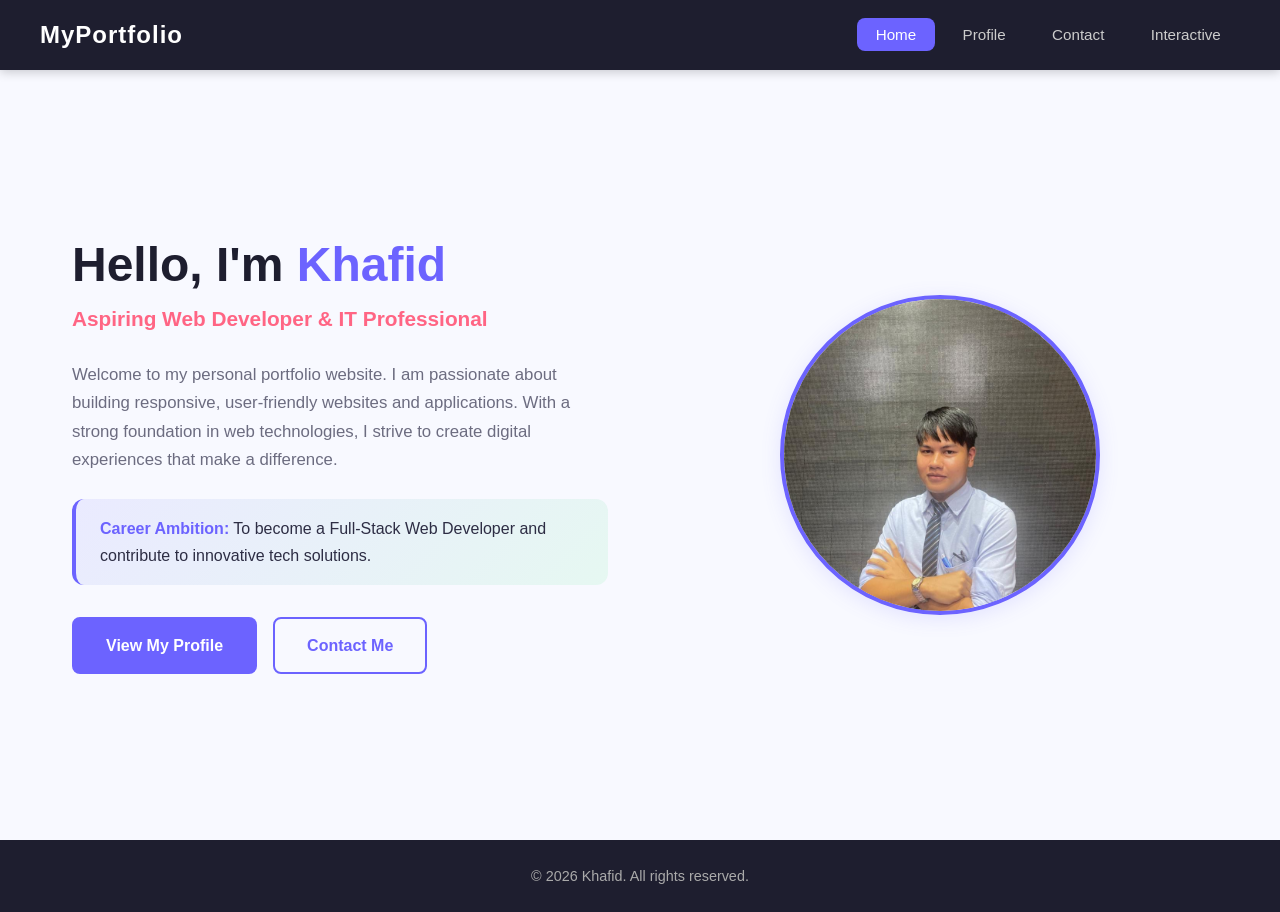
<file: index.html>
<!DOCTYPE html>
<html lang="en">
<head>
    <meta charset="UTF-8">
    <meta name="viewport" content="width=device-width, initial-scale=1.0">
    <title>Home - My Portfolio</title>
    <link rel="stylesheet" href="css/style.css">
</head>
<body>
    <header>
        <nav class="navbar">
            <div class="nav-container">
                <a href="index.html" class="logo">MyPortfolio</a>
                <button class="hamburger" id="hamburger" aria-label="Toggle navigation">
                    <span></span>
                    <span></span>
                    <span></span>
                </button>
                <ul class="nav-menu" id="nav-menu">
                    <li><a href="index.html" class="active">Home</a></li>
                    <li><a href="profile.html">Profile</a></li>
                    <li><a href="contact.html">Contact</a></li>
                    <li><a href="game.html">Interactive</a></li>
                </ul>
            </div>
        </nav>
    </header>

    <main>
        <section class="hero">
            <div class="hero-content">
                <div class="hero-text">
                    <h1>Hello, I'm <span class="highlight">Khafid</span></h1>
                    <p class="subtitle">Aspiring Web Developer &amp; IT Professional</p>
                    <p class="intro">
                        Welcome to my personal portfolio website. I am passionate about building
                        responsive, user-friendly websites and applications. With a strong foundation
                        in web technologies, I strive to create digital experiences that make a difference.
                    </p>
                    <p class="ambition">
                        <strong>Career Ambition:</strong> To become a Full-Stack Web Developer
                        and contribute to innovative tech solutions.
                    </p>
                    <div class="hero-buttons">
                        <a href="profile.html" class="btn btn-primary">View My Profile</a>
                        <a href="contact.html" class="btn btn-secondary">Contact Me</a>
                    </div>
                </div>
                <div class="hero-image">
                    <div class="profile-placeholder">
                        <img src="images/placeholder.jpg" alt="Profile Photo" onerror="this.style.display='none'; document.getElementById('fallback-avatar').style.display='flex';">
                        <div id="fallback-avatar" class="avatar-fzallback" style="display:none;">
                            <span>K</span>
                        </div>
                    </div>
                </div>
            </div>
        </section>
    </main>

    <footer>
        <p>&copy; 2026 Khafid. All rights reserved.</p>
    </footer>

    <script src="js/script.js"></script>
</body>
</html>
</file>
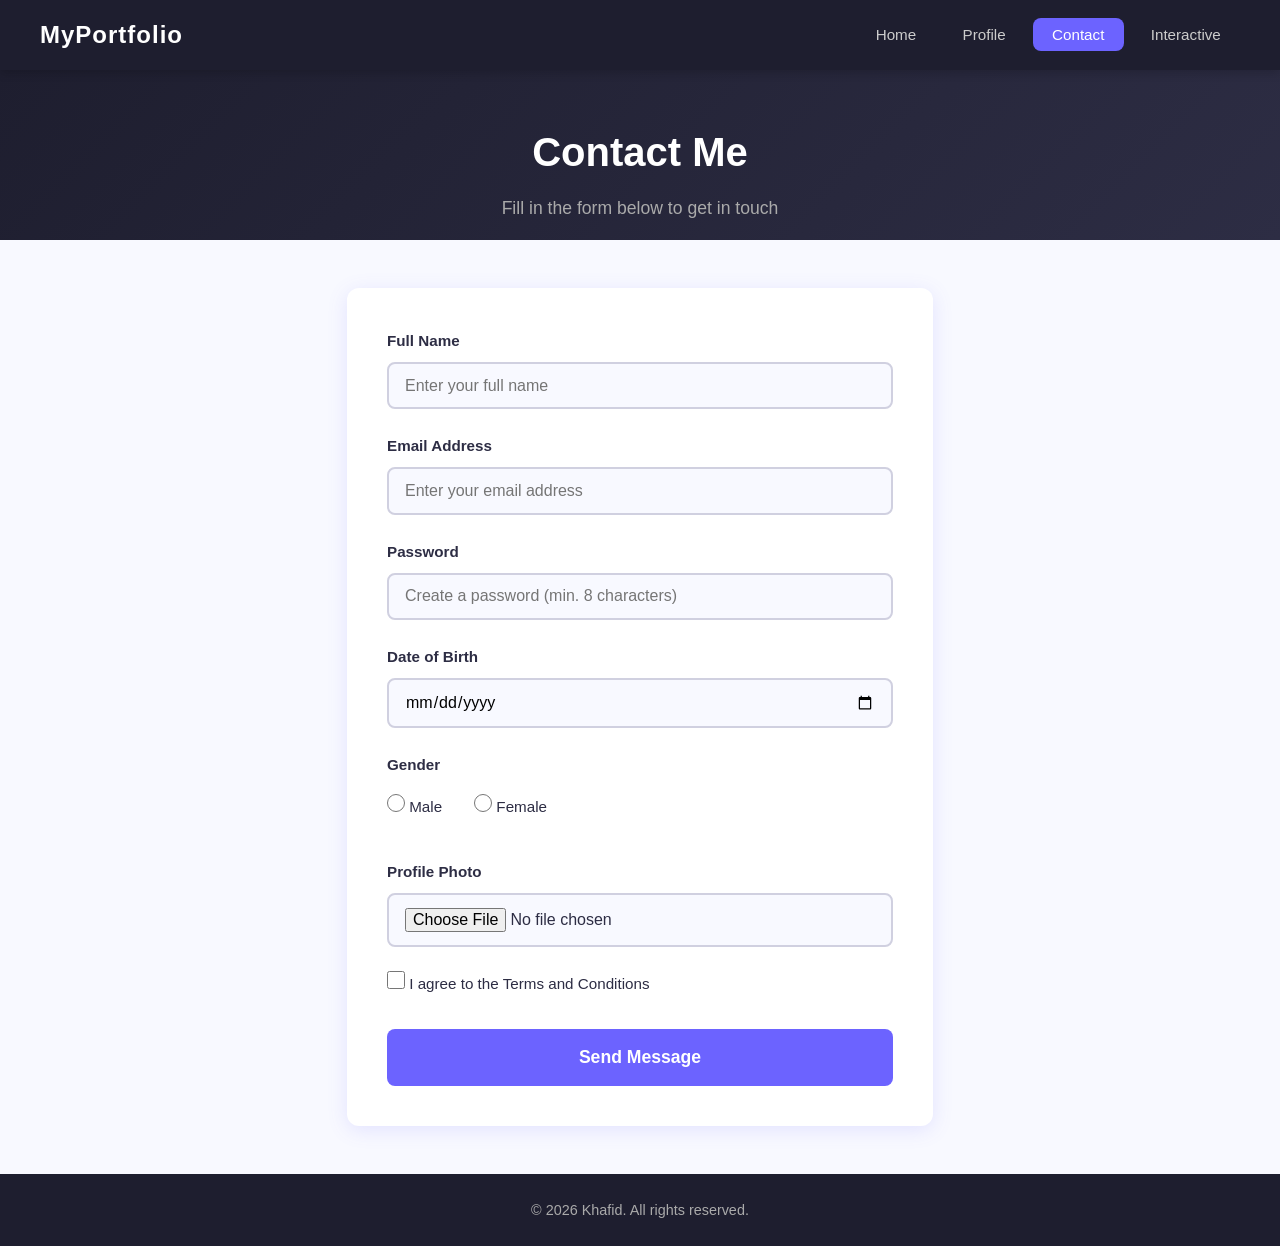
<file: contact.html>
<!DOCTYPE html>
<html lang="en">
<head>
    <meta charset="UTF-8">
    <meta name="viewport" content="width=device-width, initial-scale=1.0">
    <title>Contact - My Portfolio</title>
    <link rel="stylesheet" href="css/style.css">
</head>
<body>
    <header>
        <nav class="navbar">
            <div class="nav-container">
                <a href="index.html" class="logo">MyPortfolio</a>
                <button class="hamburger" id="hamburger" aria-label="Toggle navigation">
                    <span></span>
                    <span></span>
                    <span></span>
                </button>
                <ul class="nav-menu" id="nav-menu">
                    <li><a href="index.html">Home</a></li>
                    <li><a href="profile.html">Profile</a></li>
                    <li><a href="contact.html" class="active">Contact</a></li>
                    <li><a href="game.html">Interactive</a></li>
                </ul>
            </div>
        </nav>
    </header>

    <main>
        <section class="page-header">
            <h1>Contact Me</h1>
            <p>Fill in the form below to get in touch</p>
        </section>

        <section class="contact-section">
            <form id="contact-form" novalidate>
                <div class="form-group">
                    <label for="fullname">Full Name</label>
                    <input type="text" id="fullname" name="fullname" placeholder="Enter your full name" required>
                    <span class="error-message" id="fullname-error">Please enter your full name</span>
                </div>

                <div class="form-group">
                    <label for="email">Email Address</label>
                    <input type="email" id="email" name="email" placeholder="Enter your email address" required>
                    <span class="error-message" id="email-error">Please enter a valid email address</span>
                </div>

                <div class="form-group">
                    <label for="password">Password</label>
                    <input type="password" id="password" name="password" placeholder="Create a password (min. 8 characters)" required minlength="8">
                    <span class="error-message" id="password-error">Password must be at least 8 characters</span>
                </div>

                <div class="form-group">
                    <label for="dob">Date of Birth</label>
                    <input type="date" id="dob" name="dob" required>
                    <span class="error-message" id="dob-error">Please select your date of birth</span>
                </div>

                <div class="form-group">
                    <label>Gender</label>
                    <div class="radio-group">
                        <label class="radio-label">
                            <input type="radio" name="gender" value="male" required> Male
                        </label>
                        <label class="radio-label">
                            <input type="radio" name="gender" value="female"> Female
                        </label>
                    </div>
                    <span class="error-message" id="gender-error">Please select your gender</span>
                </div>

                <div class="form-group">
                    <label for="photo">Profile Photo</label>
                    <input type="file" id="photo" name="photo" accept="image/*">
                    <span class="error-message" id="photo-error">Please upload a profile photo</span>
                </div>

                <div class="form-group checkbox-group">
                    <label class="checkbox-label">
                        <input type="checkbox" id="terms" name="terms" required>
                        I agree to the Terms and Conditions
                    </label>
                    <span class="error-message" id="terms-error">You must agree to the terms and conditions</span>
                </div>

                <button type="submit" class="btn btn-primary btn-submit">Send Message</button>
            </form>

            <div id="form-success" class="form-success" style="display:none;">
                <h2>Thank You!</h2>
                <p>Your message has been sent successfully. I will get back to you soon.</p>
                <button type="button" class="btn btn-primary" id="reset-form-btn">Send Another Message</button>
            </div>
        </section>
    </main>

    <footer>
        <p>&copy; 2026 Khafid. All rights reserved.</p>
    </footer>

    <script src="js/script.js"></script>
</body>
</html>
</file>
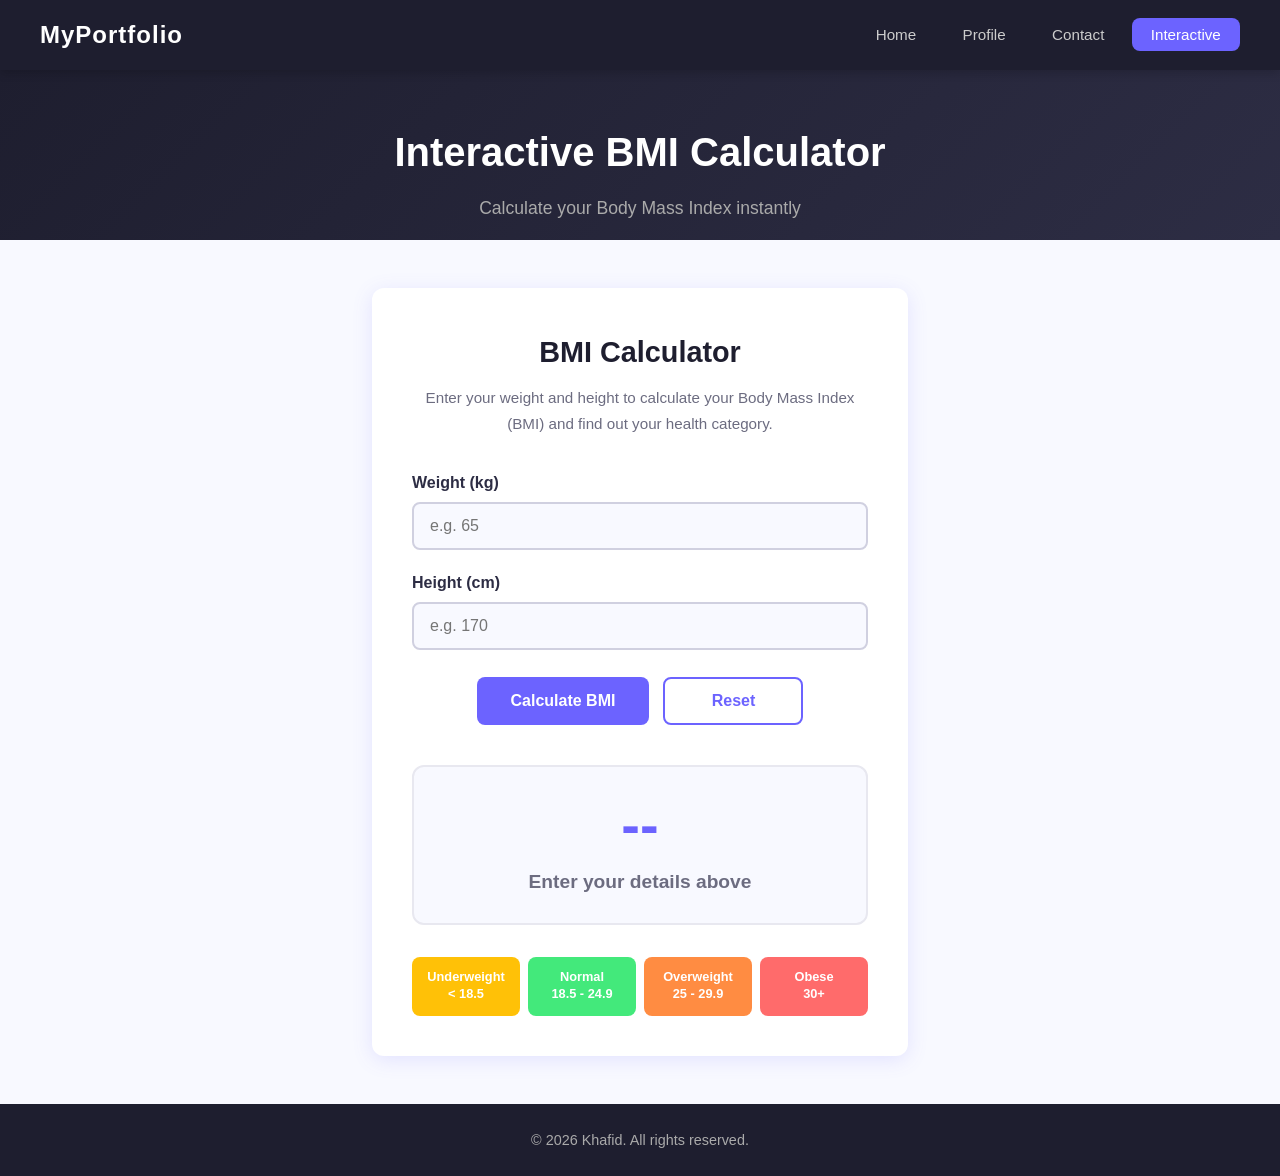
<file: game.html>
<!DOCTYPE html>
<html lang="en">
<head>
    <meta charset="UTF-8">
    <meta name="viewport" content="width=device-width, initial-scale=1.0">
    <title>Interactive - BMI Calculator</title>
    <link rel="stylesheet" href="css/style.css">
</head>
<body>
    <header>
        <nav class="navbar">
            <div class="nav-container">
                <a href="index.html" class="logo">MyPortfolio</a>
                <button class="hamburger" id="hamburger" aria-label="Toggle navigation">
                    <span></span>
                    <span></span>
                    <span></span>
                </button>
                <ul class="nav-menu" id="nav-menu">
                    <li><a href="index.html">Home</a></li>
                    <li><a href="profile.html">Profile</a></li>
                    <li><a href="contact.html">Contact</a></li>
                    <li><a href="game.html" class="active">Interactive</a></li>
                </ul>
            </div>
        </nav>
    </header>

    <main>
        <section class="page-header">
            <h1>Interactive BMI Calculator</h1>
            <p>Calculate your Body Mass Index instantly</p>
        </section>

        <section class="game-section">
            <div class="bmi-container">
                <div class="bmi-card">
                    <h2>BMI Calculator</h2>
                    <p class="bmi-desc">
                        Enter your weight and height to calculate your Body Mass Index (BMI)
                        and find out your health category.
                    </p>

                    <div class="bmi-input-group">
                        <label for="weight">Weight (kg)</label>
                        <input type="number" id="weight" placeholder="e.g. 65" min="1" max="500">
                    </div>

                    <div class="bmi-input-group">
                        <label for="height">Height (cm)</label>
                        <input type="number" id="height" placeholder="e.g. 170" min="1" max="300">
                    </div>

                    <button id="calculate-bmi" class="btn btn-primary btn-calculate">Calculate BMI</button>
                    <button id="reset-bmi" class="btn btn-secondary btn-calculate">Reset</button>

                    <div id="bmi-result" class="bmi-result">
                        <div id="bmi-value" class="bmi-value">--</div>
                        <div id="bmi-category" class="bmi-category">Enter your details above</div>
                    </div>

                    <div class="bmi-scale">
                        <div class="scale-item underweight">
                            <span>Underweight<br>&lt; 18.5</span>
                        </div>
                        <div class="scale-item normal">
                            <span>Normal<br>18.5 - 24.9</span>
                        </div>
                        <div class="scale-item overweight">
                            <span>Overweight<br>25 - 29.9</span>
                        </div>
                        <div class="scale-item obese">
                            <span>Obese<br>30+</span>
                        </div>
                    </div>
                </div>
            </div>
        </section>
    </main>

    <footer>
        <p>&copy; 2026 Khafid. All rights reserved.</p>
    </footer>

    <script src="js/script.js"></script>
</body>
</html>
</file>
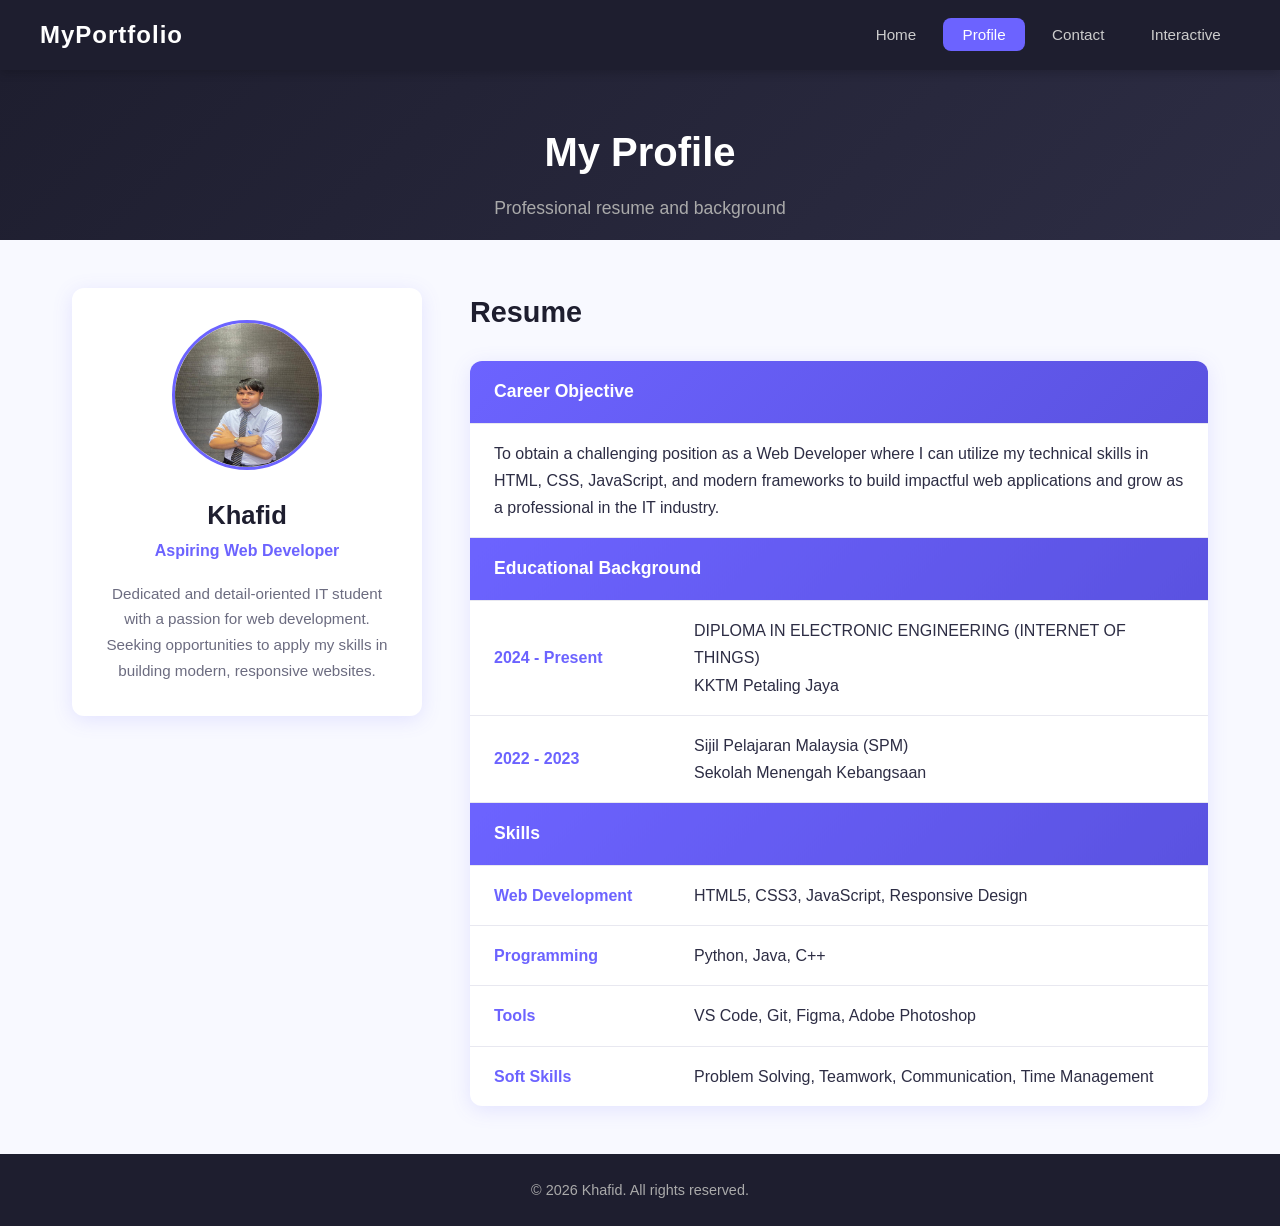
<file: profile.html>
<!DOCTYPE html>
<html lang="en">
<head>
    <meta charset="UTF-8">
    <meta name="viewport" content="width=device-width, initial-scale=1.0">
    <title>Profile - My Portfolio</title>
    <link rel="stylesheet" href="css/style.css">
</head>
<body>
    <header>
        <nav class="navbar">
            <div class="nav-container">
                <a href="index.html" class="logo">MyPortfolio</a>
                <button class="hamburger" id="hamburger" aria-label="Toggle navigation">
                    <span></span>
                    <span></span>
                    <span></span>
                </button>
                <ul class="nav-menu" id="nav-menu">
                    <li><a href="index.html">Home</a></li>
                    <li><a href="profile.html" class="active">Profile</a></li>
                    <li><a href="contact.html">Contact</a></li>
                    <li><a href="game.html">Interactive</a></li>
                </ul>
            </div>
        </nav>
    </header>

    <main>
        <section class="page-header">
            <h1>My Profile</h1>
            <p>Professional resume and background</p>
        </section>

        <section class="profile-section">
            <div class="profile-card">
                <div class="profile-card-image">
                    <img src="images/placeholder.jpg" alt="Profile Photo" onerror="this.style.display='none'; document.getElementById('profile-fallback').style.display='flex';">
                    <div id="profile-fallback" class="avatar-fallback" style="display:none;">
                        <span>K</span>
                    </div>
                </div>
                <h2>Khafid</h2>
                <p class="profile-title">Aspiring Web Developer</p>
                <p class="profile-desc">
                    Dedicated and detail-oriented IT student with a passion for web development.
                    Seeking opportunities to apply my skills in building modern, responsive websites.
                </p>
            </div>

            <div class="resume-table-wrapper">
                <h2>Resume</h2>
                <table class="resume-table">
                    <tr>
                        <th colspan="2">Career Objective</th>
                    </tr>
                    <tr>
                        <td colspan="2">
                            To obtain a challenging position as a Web Developer where I can utilize my
                            technical skills in HTML, CSS, JavaScript, and modern frameworks to build
                            impactful web applications and grow as a professional in the IT industry.
                        </td>
                    </tr>

                    <tr>
                        <th colspan="2">Educational Background</th>
                    </tr>
                    <tr>
                        <td class="label">2024 - Present</td>
                        <td>DIPLOMA IN ELECTRONIC ENGINEERING (INTERNET OF THINGS)<br>KKTM Petaling Jaya</td>
                    </tr>
                    <tr>
                        <td class="label">2022 - 2023</td>
                        <td>Sijil Pelajaran Malaysia (SPM)<br>Sekolah Menengah Kebangsaan</td>
                    </tr>

                    <tr>
                        <th colspan="2">Skills</th>
                    </tr>
                    <tr>
                        <td class="label">Web Development</td>
                        <td>HTML5, CSS3, JavaScript, Responsive Design</td>
                    </tr>
                    <tr>
                        <td class="label">Programming</td>
                        <td>Python, Java, C++</td>
                    </tr>
                    <tr>
                        <td class="label">Tools</td>
                        <td>VS Code, Git, Figma, Adobe Photoshop</td>
                    </tr>
                    <tr>
                        <td class="label">Soft Skills</td>
                        <td>Problem Solving, Teamwork, Communication, Time Management</td>
                    </tr>


                </table>
            </div>
        </section>
    </main>

    <footer>
        <p>&copy; 2026 Khafid. All rights reserved.</p>
    </footer>

    <script src="js/script.js"></script>
</body>
</html>
</file>
<file: css/style.css>
/* ===== RESET & BASE ===== */
*,
*::before,
*::after {
    margin: 0;
    padding: 0;
    box-sizing: border-box;
}

:root {
    --primary: #6c63ff;
    --primary-dark: #5a52e0;
    --secondary: #ff6584;
    --accent: #43e97b;
    --dark: #2d2d44;
    --darker: #1e1e2f;
    --light: #f8f9ff;
    --gray: #6c6c80;
    --gray-light: #e8e8f0;
    --border: #d0d0e0;
    --success: #43e97b;
    --error: #ff6b6b;
    --warning: #ffc107;
    --font-main: 'Segoe UI', Tahoma, Geneva, Verdana, sans-serif;
    --transition: 0.3s ease;
    --shadow: 0 4px 20px rgba(108, 99, 255, 0.15);
    --radius: 12px;
}

html {
    scroll-behavior: smooth;
}

body {
    font-family: var(--font-main);
    background-color: var(--light);
    color: var(--dark);
    line-height: 1.7;
    min-height: 100vh;
    display: flex;
    flex-direction: column;
}

main {
    flex: 1;
}

a {
    text-decoration: none;
    color: inherit;
}

ul {
    list-style: none;
}

img {
    max-width: 100%;
    display: block;
}

/* ===== NAVIGATION ===== */
.navbar {
    background-color: var(--darker);
    padding: 0 2rem;
    position: sticky;
    top: 0;
    z-index: 1000;
    box-shadow: 0 2px 10px rgba(0, 0, 0, 0.2);
}

.nav-container {
    max-width: 1200px;
    margin: 0 auto;
    display: flex;
    justify-content: space-between;
    align-items: center;
    height: 70px;
}

.logo {
    font-size: 1.5rem;
    font-weight: 700;
    color: #fff;
    letter-spacing: 1px;
}

.logo:hover {
    color: var(--primary);
    transition: var(--transition);
}

.nav-menu {
    display: flex;
    gap: 0.5rem;
}

.nav-menu li a {
    color: #ccc;
    padding: 0.5rem 1.2rem;
    border-radius: 8px;
    transition: var(--transition);
    font-weight: 500;
    font-size: 0.95rem;
}

.nav-menu li a:hover,
.nav-menu li a.active {
    background-color: var(--primary);
    color: #fff;
}

/* Hamburger */
.hamburger {
    display: none;
    flex-direction: column;
    gap: 5px;
    background: none;
    border: none;
    cursor: pointer;
    padding: 5px;
}

.hamburger span {
    display: block;
    width: 28px;
    height: 3px;
    background-color: #fff;
    border-radius: 3px;
    transition: var(--transition);
}

.hamburger.active span:nth-child(1) {
    transform: rotate(45deg) translate(6px, 6px);
}

.hamburger.active span:nth-child(2) {
    opacity: 0;
}

.hamburger.active span:nth-child(3) {
    transform: rotate(-45deg) translate(6px, -6px);
}

/* ===== HERO SECTION ===== */
.hero {
    max-width: 1200px;
    margin: 0 auto;
    padding: 4rem 2rem;
    min-height: calc(100vh - 70px - 60px);
    display: flex;
    align-items: center;
}

.hero-content {
    display: grid;
    grid-template-columns: 1fr 1fr;
    gap: 4rem;
    align-items: center;
}

.hero-text h1 {
    font-size: 3rem;
    line-height: 1.2;
    margin-bottom: 0.5rem;
    color: var(--darker);
}

.highlight {
    color: var(--primary);
}

.subtitle {
    font-size: 1.3rem;
    color: var(--secondary);
    font-weight: 600;
    margin-bottom: 1.5rem;
}

.intro {
    color: var(--gray);
    margin-bottom: 1.5rem;
    font-size: 1.05rem;
}

.ambition {
    background: linear-gradient(135deg, rgba(108, 99, 255, 0.1), rgba(67, 233, 123, 0.1));
    padding: 1rem 1.5rem;
    border-radius: var(--radius);
    border-left: 4px solid var(--primary);
    margin-bottom: 2rem;
    font-size: 1rem;
}

.ambition strong {
    color: var(--primary);
}

.hero-buttons {
    display: flex;
    gap: 1rem;
    flex-wrap: wrap;
}

/* ===== BUTTONS ===== */
.btn {
    display: inline-block;
    padding: 0.8rem 2rem;
    border-radius: 8px;
    font-weight: 600;
    font-size: 1rem;
    cursor: pointer;
    transition: var(--transition);
    border: 2px solid transparent;
    text-align: center;
}

.btn-primary {
    background-color: var(--primary);
    color: #fff;
}

.btn-primary:hover {
    background-color: var(--primary-dark);
    transform: translateY(-2px);
    box-shadow: 0 6px 20px rgba(108, 99, 255, 0.4);
}

.btn-secondary {
    background-color: transparent;
    color: var(--primary);
    border-color: var(--primary);
}

.btn-secondary:hover {
    background-color: var(--primary);
    color: #fff;
    transform: translateY(-2px);
}

/* ===== PROFILE PLACEHOLDER / AVATAR ===== */
.hero-image {
    display: flex;
    justify-content: center;
    align-items: center;
}

.profile-placeholder {
    width: 320px;
    height: 320px;
    border-radius: 50%;
    overflow: hidden;
    border: 4px solid var(--primary);
    box-shadow: var(--shadow);
    position: relative;
}

.profile-placeholder img {
    width: 100%;
    height: 100%;
    object-fit: cover;
}

.avatar-fallback {
    width: 100%;
    height: 100%;
    background: linear-gradient(135deg, var(--primary), var(--secondary));
    display: flex;
    justify-content: center;
    align-items: center;
}

.avatar-fallback span {
    font-size: 6rem;
    color: #fff;
    font-weight: 700;
}

/* ===== PAGE HEADER ===== */
.page-header {
    text-align: center;
    padding: 3rem 2rem 1rem;
    background: linear-gradient(135deg, var(--darker), var(--dark));
    color: #fff;
}

.page-header h1 {
    font-size: 2.5rem;
    margin-bottom: 0.5rem;
}

.page-header p {
    color: #aaa;
    font-size: 1.1rem;
}

/* ===== PROFILE PAGE ===== */
.profile-section {
    max-width: 1200px;
    margin: 0 auto;
    padding: 3rem 2rem;
    display: grid;
    grid-template-columns: 350px 1fr;
    gap: 3rem;
    align-items: start;
}

.profile-card {
    background: #fff;
    border-radius: var(--radius);
    padding: 2rem;
    text-align: center;
    box-shadow: var(--shadow);
    position: sticky;
    top: 90px;
}

.profile-card-image {
    width: 150px;
    height: 150px;
    border-radius: 50%;
    overflow: hidden;
    margin: 0 auto 1.5rem;
    border: 3px solid var(--primary);
}

.profile-card-image img,
.profile-card-image .avatar-fallback {
    width: 100%;
    height: 100%;
}

.profile-card-image .avatar-fallback span {
    font-size: 3rem;
}

.profile-card h2 {
    font-size: 1.6rem;
    color: var(--darker);
}

.profile-title {
    color: var(--primary);
    font-weight: 600;
    margin-bottom: 1rem;
}

.profile-desc {
    color: var(--gray);
    font-size: 0.95rem;
}

.resume-table-wrapper h2 {
    font-size: 1.8rem;
    color: var(--darker);
    margin-bottom: 1.5rem;
}

.resume-table {
    width: 100%;
    border-collapse: collapse;
    background: #fff;
    border-radius: var(--radius);
    overflow: hidden;
    box-shadow: var(--shadow);
}

.resume-table th,
.resume-table td {
    padding: 1rem 1.5rem;
    text-align: left;
    border-bottom: 1px solid var(--gray-light);
}

.resume-table th {
    background: linear-gradient(135deg, var(--primary), var(--primary-dark));
    color: #fff;
    font-size: 1.1rem;
    font-weight: 600;
}

.resume-table .label {
    font-weight: 600;
    color: var(--primary);
    width: 200px;
    white-space: nowrap;
}

.resume-table tr:last-child td {
    border-bottom: none;
}

.resume-table tr:hover td {
    background-color: rgba(108, 99, 255, 0.03);
}

/* ===== CONTACT PAGE ===== */
.contact-section {
    max-width: 650px;
    margin: 0 auto;
    padding: 3rem 2rem;
}

#contact-form {
    background: #fff;
    padding: 2.5rem;
    border-radius: var(--radius);
    box-shadow: var(--shadow);
}

.form-group {
    margin-bottom: 1.5rem;
}

.form-group label {
    display: block;
    font-weight: 600;
    color: var(--dark);
    margin-bottom: 0.5rem;
    font-size: 0.95rem;
}

.form-group input[type="text"],
.form-group input[type="email"],
.form-group input[type="password"],
.form-group input[type="date"],
.form-group input[type="file"] {
    width: 100%;
    padding: 0.8rem 1rem;
    border: 2px solid var(--border);
    border-radius: 8px;
    font-size: 1rem;
    font-family: var(--font-main);
    transition: var(--transition);
    background-color: var(--light);
}

.form-group input:focus {
    outline: none;
    border-color: var(--primary);
    box-shadow: 0 0 0 3px rgba(108, 99, 255, 0.15);
}

.form-group input.error {
    border-color: var(--error);
}

.form-group input.error:focus {
    box-shadow: 0 0 0 3px rgba(255, 107, 107, 0.15);
}

.error-message {
    display: none;
    color: var(--error);
    font-size: 0.85rem;
    margin-top: 0.4rem;
}

.error-message.visible {
    display: block;
}

.radio-group {
    display: flex;
    gap: 2rem;
    padding: 0.5rem 0;
}

.radio-label {
    display: flex;
    align-items: center;
    gap: 0.5rem;
    cursor: pointer;
    font-weight: 400 !important;
}

.radio-label input[type="radio"] {
    width: 18px;
    height: 18px;
    accent-color: var(--primary);
}

.checkbox-label {
    display: flex;
    align-items: center;
    gap: 0.5rem;
    cursor: pointer;
    font-weight: 400 !important;
    font-size: 0.95rem;
}

.checkbox-label input[type="checkbox"] {
    width: 18px;
    height: 18px;
    accent-color: var(--primary);
}

.btn-submit {
    width: 100%;
    padding: 1rem;
    font-size: 1.1rem;
    margin-top: 0.5rem;
}

.form-success {
    background: #fff;
    padding: 3rem 2rem;
    border-radius: var(--radius);
    box-shadow: var(--shadow);
    text-align: center;
}

.form-success h2 {
    color: var(--success);
    font-size: 2rem;
    margin-bottom: 1rem;
}

.form-success p {
    color: var(--gray);
    margin-bottom: 2rem;
    font-size: 1.1rem;
}

/* ===== BMI CALCULATOR (Interactive Page) ===== */
.game-section {
    max-width: 600px;
    margin: 0 auto;
    padding: 3rem 2rem;
}

.bmi-card {
    background: #fff;
    border-radius: var(--radius);
    padding: 2.5rem;
    box-shadow: var(--shadow);
    text-align: center;
}

.bmi-card h2 {
    font-size: 1.8rem;
    color: var(--darker);
    margin-bottom: 0.5rem;
}

.bmi-desc {
    color: var(--gray);
    margin-bottom: 2rem;
    font-size: 0.95rem;
}

.bmi-input-group {
    margin-bottom: 1.2rem;
    text-align: left;
}

.bmi-input-group label {
    display: block;
    font-weight: 600;
    color: var(--dark);
    margin-bottom: 0.4rem;
}

.bmi-input-group input {
    width: 100%;
    padding: 0.8rem 1rem;
    border: 2px solid var(--border);
    border-radius: 8px;
    font-size: 1rem;
    font-family: var(--font-main);
    transition: var(--transition);
    background-color: var(--light);
}

.bmi-input-group input:focus {
    outline: none;
    border-color: var(--primary);
    box-shadow: 0 0 0 3px rgba(108, 99, 255, 0.15);
}

.btn-calculate {
    margin: 0.5rem 0.3rem;
    min-width: 140px;
}

.bmi-result {
    margin: 2rem 0;
    padding: 1.5rem;
    background: var(--light);
    border-radius: var(--radius);
    border: 2px solid var(--gray-light);
}

.bmi-value {
    font-size: 3.5rem;
    font-weight: 800;
    color: var(--primary);
    line-height: 1.2;
}

.bmi-category {
    font-size: 1.2rem;
    font-weight: 600;
    color: var(--gray);
    margin-top: 0.5rem;
}

.bmi-scale {
    display: grid;
    grid-template-columns: repeat(4, 1fr);
    gap: 0.5rem;
    margin-top: 1.5rem;
}

.scale-item {
    padding: 0.8rem 0.3rem;
    border-radius: 8px;
    font-size: 0.8rem;
    font-weight: 600;
    color: #fff;
}

.scale-item span {
    display: block;
    line-height: 1.3;
}

.scale-item.underweight {
    background-color: var(--warning);
}

.scale-item.normal {
    background-color: var(--success);
}

.scale-item.overweight {
    background-color: #ff8c42;
}

.scale-item.obese {
    background-color: var(--error);
}

/* ===== FOOTER ===== */
footer {
    background-color: var(--darker);
    color: #aaa;
    text-align: center;
    padding: 1.5rem;
    font-size: 0.9rem;
    margin-top: auto;
}

/* ===== RESPONSIVE ===== */
@media (max-width: 992px) {
    .profile-section {
        grid-template-columns: 1fr;
    }

    .profile-card {
        position: static;
    }

    .profile-card-image {
        width: 120px;
        height: 120px;
    }

    .resume-table .label {
        width: auto;
        white-space: normal;
    }
}

@media (max-width: 768px) {
    .hamburger {
        display: flex;
    }

    .nav-menu {
        position: fixed;
        left: -100%;
        top: 70px;
        flex-direction: column;
        background-color: var(--darker);
        width: 100%;
        text-align: center;
        transition: var(--transition);
        padding: 1rem 0;
        box-shadow: 0 4px 10px rgba(0, 0, 0, 0.2);
        gap: 0;
    }

    .nav-menu.active {
        left: 0;
    }

    .nav-menu li a {
        display: block;
        padding: 0.8rem 2rem;
        border-radius: 0;
    }

    .hero-content {
        grid-template-columns: 1fr;
        gap: 2rem;
        text-align: center;
    }

    .hero-text h1 {
        font-size: 2.2rem;
    }

    .hero-buttons {
        justify-content: center;
    }

    .ambition {
        text-align: left;
    }

    .profile-placeholder {
        width: 220px;
        height: 220px;
    }

    .page-header h1 {
        font-size: 2rem;
    }

    .resume-table th,
    .resume-table td {
        padding: 0.8rem 1rem;
    }

    #contact-form {
        padding: 1.5rem;
    }

    .bmi-scale {
        grid-template-columns: repeat(2, 1fr);
    }

    .bmi-card {
        padding: 1.5rem;
    }
}

@media (max-width: 480px) {
    .navbar {
        padding: 0 1rem;
    }

    .hero {
        padding: 2rem 1rem;
    }

    .hero-text h1 {
        font-size: 1.8rem;
    }

    .profile-placeholder {
        width: 180px;
        height: 180px;
    }

    .hero-buttons {
        flex-direction: column;
        align-items: center;
    }

    .btn {
        width: 100%;
        max-width: 280px;
    }

    .radio-group {
        flex-direction: column;
        gap: 0.5rem;
    }

    .bmi-scale {
        grid-template-columns: repeat(2, 1fr);
    }

    .btn-calculate {
        width: 100%;
        margin: 0.5rem 0;
    }
}
</file>
